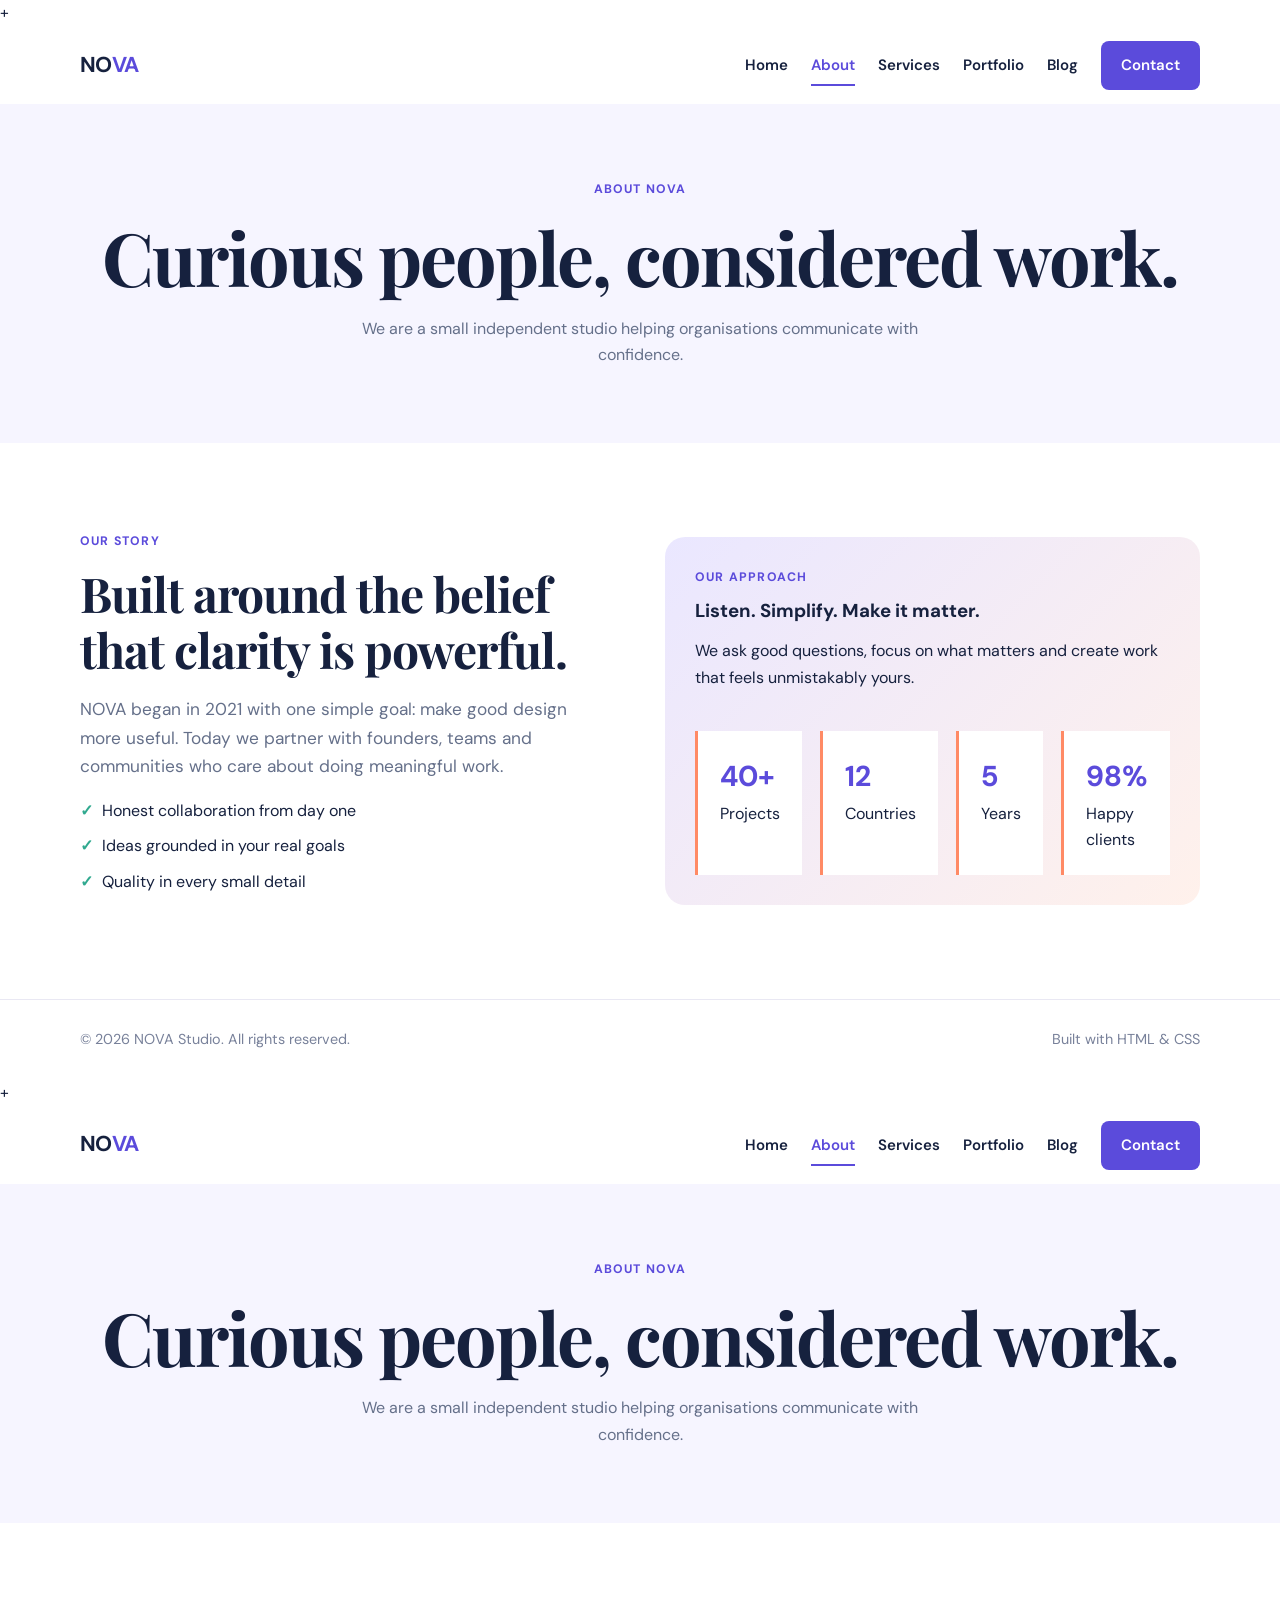
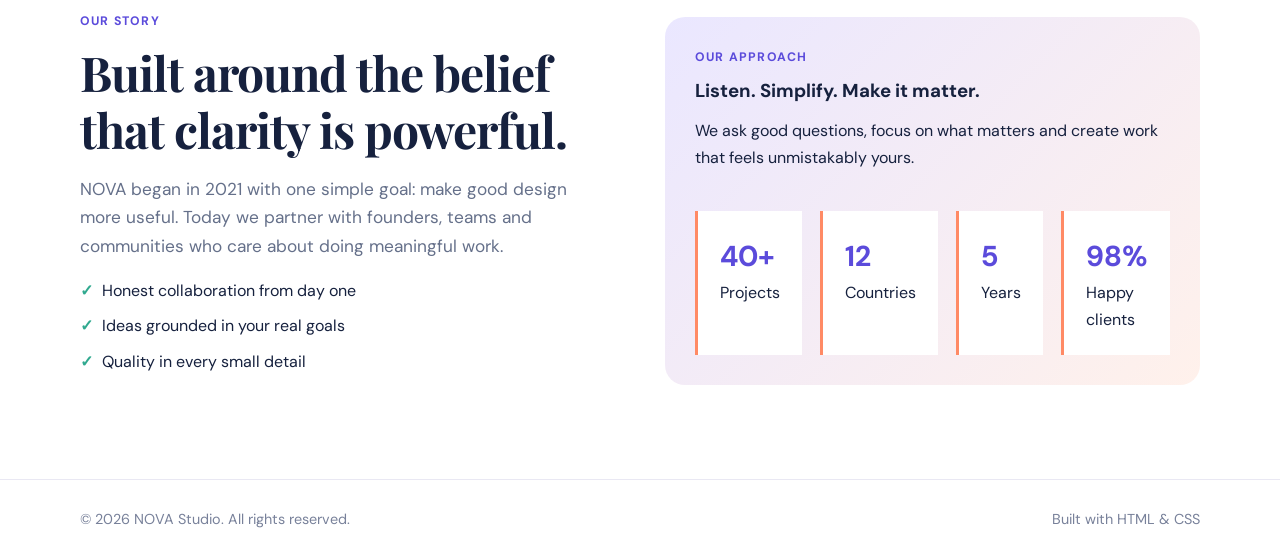
<file: index.html>
<html lang="en">
<head>
    <meta charset="UTF-8">
    <meta name="viewport" content="width=device-width, initial-scale=1.0">
    <title>Document</title>
</head>
<body>
+<!DOCTYPE html><html lang="en"><head><meta charset="UTF-8"><meta name="viewport" content="width=device-width,initial-scale=1.0"><title>About | NOVA</title><link rel="stylesheet" href="style.css"></head><body><header class="container"><nav class="nav"><a class="logo" href="index.html">NO<span>VA</span></a><div class="links"><a href="index.html">Home</a><a class="active" href="about.html">About</a><a href="services.html">Services</a><a href="portfolio.html">Portfolio</a><a href="blog.html">Blog</a><a class="button" href="contact.html">Contact</a></div></nav></header><main><section class="page-hero"><div class="container"><span class="eyebrow">About NOVA</span><h1>Curious people, considered work.</h1><p>We are a small independent studio helping organisations communicate with confidence.</p></div></section><section class="section"><div class="container split"><div><span class="eyebrow">Our story</span><h2>Built around the belief that clarity is powerful.</h2><p class="lead">NOVA began in 2021 with one simple goal: make good design more useful. Today we partner with founders, teams and communities who care about doing meaningful work.</p><ul class="check"><li>Honest collaboration from day one</li><li>Ideas grounded in your real goals</li><li>Quality in every small detail</li></ul></div><div class="team"><span class="eyebrow">Our approach</span><h3>Listen. Simplify. Make it matter.</h3><p>We ask good questions, focus on what matters and create work that feels unmistakably yours.</p><div class="stat-grid"><div class="stat"><b>40+</b>Projects</div><div class="stat"><b>12</b>Countries</div><div class="stat"><b>5</b>Years</div><div class="stat"><b>98%</b>Happy clients</div></div></div></div></section></main><footer><div class="container footer-inner"><span>© 2026 NOVA Studio. All rights reserved.</span><span>Built with HTML & CSS</span></div></footer></body></html>

+<!DOCTYPE html><html lang="en"><head><meta charset="UTF-8"><meta name="viewport" content="width=device-width,initial-scale=1.0"><title>About | NOVA</title><link rel="stylesheet" href="style.css"></head><body><header class="container"><nav class="nav"><a class="logo" href="index.html">NO<span>VA</span></a><div class="links"><a href="index.html">Home</a><a class="active" href="about.html">About</a><a href="services.html">Services</a><a href="portfolio.html">Portfolio</a><a href="blog.html">Blog</a><a class="button" href="contact.html">Contact</a></div></nav></header><main><section class="page-hero"><div class="container"><span class="eyebrow">About NOVA</span><h1>Curious people, considered work.</h1><p>We are a small independent studio helping organisations communicate with confidence.</p></div></section><section class="section"><div class="container split"><div><span class="eyebrow">Our story</span><h2>Built around the belief that clarity is powerful.</h2><p class="lead">NOVA began in 2021 with one simple goal: make good design more useful. Today we partner with founders, teams and communities who care about doing meaningful work.</p><ul class="check"><li>Honest collaboration from day one</li><li>Ideas grounded in your real goals</li><li>Quality in every small detail</li></ul></div><div class="team"><span class="eyebrow">Our approach</span><h3>Listen. Simplify. Make it matter.</h3><p>We ask good questions, focus on what matters and create work that feels unmistakably yours.</p><div class="stat-grid"><div class="stat"><b>40+</b>Projects</div><div class="stat"><b>12</b>Countries</div><div class="stat"><b>5</b>Years</div><div class="stat"><b>98%</b>Happy clients</div></div></div></div></section></main><footer><div class="container footer-inner"><span>© 2026 NOVA Studio. All rights reserved.</span><span>Built with HTML & CSS</span></div></footer></body></html>


</body>
</html>
</file>
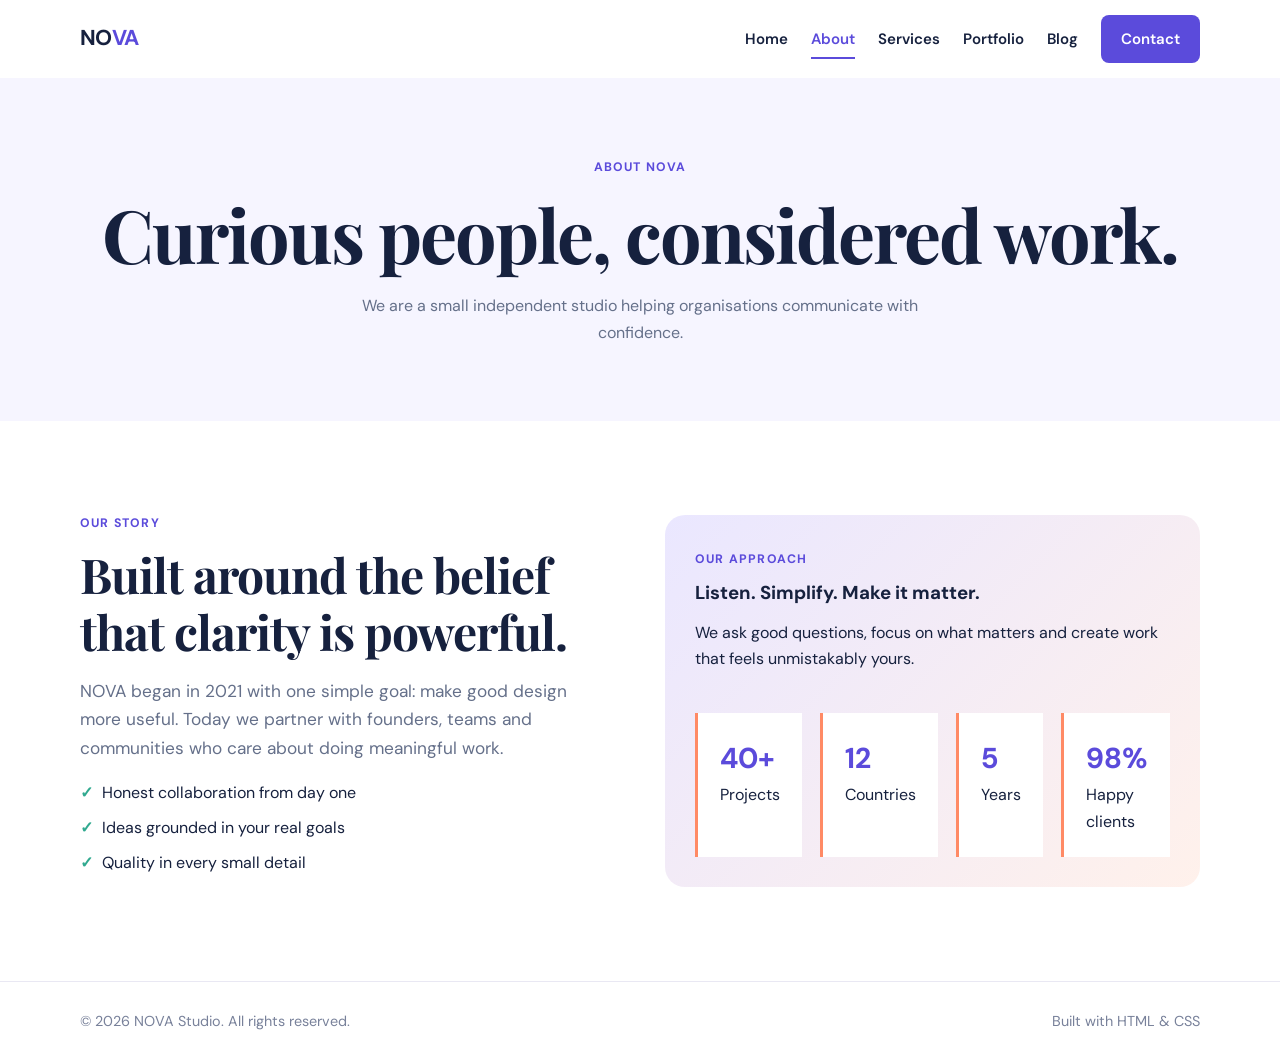
<file: about.html>
<!DOCTYPE html><html lang="en"><head><meta charset="UTF-8"><meta name="viewport" content="width=device-width,initial-scale=1.0"><title>About | NOVA</title><link rel="stylesheet" href="style.css"></head><body><header class="container"><nav class="nav"><a class="logo" href="index.html">NO<span>VA</span></a><div class="links"><a href="index.html">Home</a><a class="active" href="about.html">About</a><a href="services.html">Services</a><a href="portfolio.html">Portfolio</a><a href="blog.html">Blog</a><a class="button" href="contact.html">Contact</a></div></nav></header><main><section class="page-hero"><div class="container"><span class="eyebrow">About NOVA</span><h1>Curious people, considered work.</h1><p>We are a small independent studio helping organisations communicate with confidence.</p></div></section><section class="section"><div class="container split"><div><span class="eyebrow">Our story</span><h2>Built around the belief that clarity is powerful.</h2><p class="lead">NOVA began in 2021 with one simple goal: make good design more useful. Today we partner with founders, teams and communities who care about doing meaningful work.</p><ul class="check"><li>Honest collaboration from day one</li><li>Ideas grounded in your real goals</li><li>Quality in every small detail</li></ul></div><div class="team"><span class="eyebrow">Our approach</span><h3>Listen. Simplify. Make it matter.</h3><p>We ask good questions, focus on what matters and create work that feels unmistakably yours.</p><div class="stat-grid"><div class="stat"><b>40+</b>Projects</div><div class="stat"><b>12</b>Countries</div><div class="stat"><b>5</b>Years</div><div class="stat"><b>98%</b>Happy clients</div></div></div></div></section></main><footer><div class="container footer-inner"><span>© 2026 NOVA Studio. All rights reserved.</span><span>Built with HTML & CSS</span></div></footer></body></html>
</file>
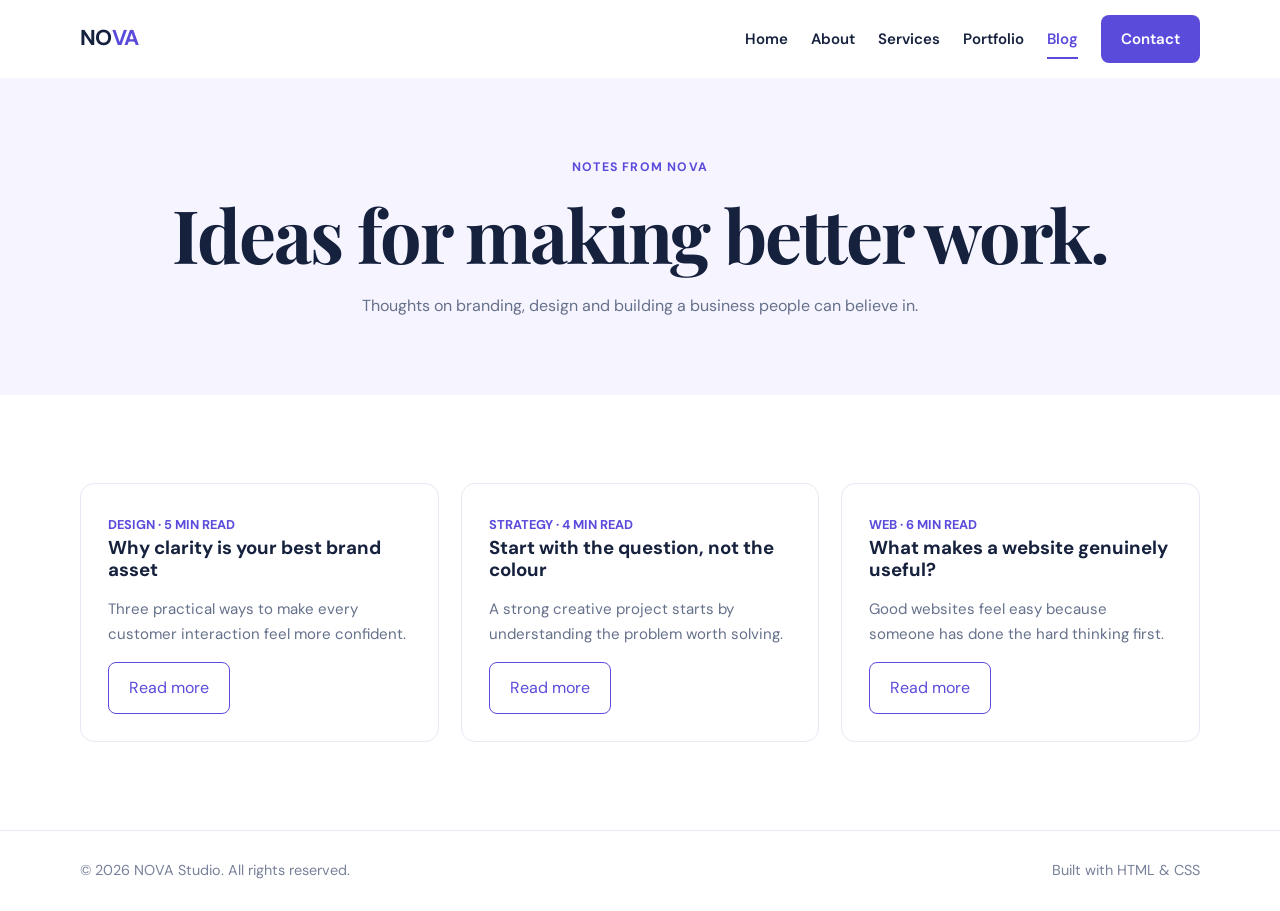
<file: blog.html>
<!DOCTYPE html><html lang="en"><head><meta charset="UTF-8"><meta name="viewport" content="width=device-width,initial-scale=1.0"><title>Blog | NOVA</title><link rel="stylesheet" href="style.css"></head><body><header class="container"><nav class="nav"><a class="logo" href="index.html">NO<span>VA</span></a><div class="links"><a href="index.html">Home</a><a href="about.html">About</a><a href="services.html">Services</a><a href="portfolio.html">Portfolio</a><a class="active" href="blog.html">Blog</a><a class="button" href="contact.html">Contact</a></div></nav></header><main><section class="page-hero"><div class="container"><span class="eyebrow">Notes from NOVA</span><h1>Ideas for making better work.</h1><p>Thoughts on branding, design and building a business people can believe in.</p></div></section><section class="section"><div class="container"><div class="grid-3"><article class="post"><span class="post-meta">DESIGN · 5 MIN READ</span><h3>Why clarity is your best brand asset</h3><p>Three practical ways to make every customer interaction feel more confident.</p><a class="button outline" href="contact.html">Read more</a></article><article class="post"><span class="post-meta">STRATEGY · 4 MIN READ</span><h3>Start with the question, not the colour</h3><p>A strong creative project starts by understanding the problem worth solving.</p><a class="button outline" href="contact.html">Read more</a></article><article class="post"><span class="post-meta">WEB · 6 MIN READ</span><h3>What makes a website genuinely useful?</h3><p>Good websites feel easy because someone has done the hard thinking first.</p><a class="button outline" href="contact.html">Read more</a></article></div></div></section></main><footer><div class="container footer-inner"><span>© 2026 NOVA Studio. All rights reserved.</span><span>Built with HTML & CSS</span></div></footer></body></html>
</file>
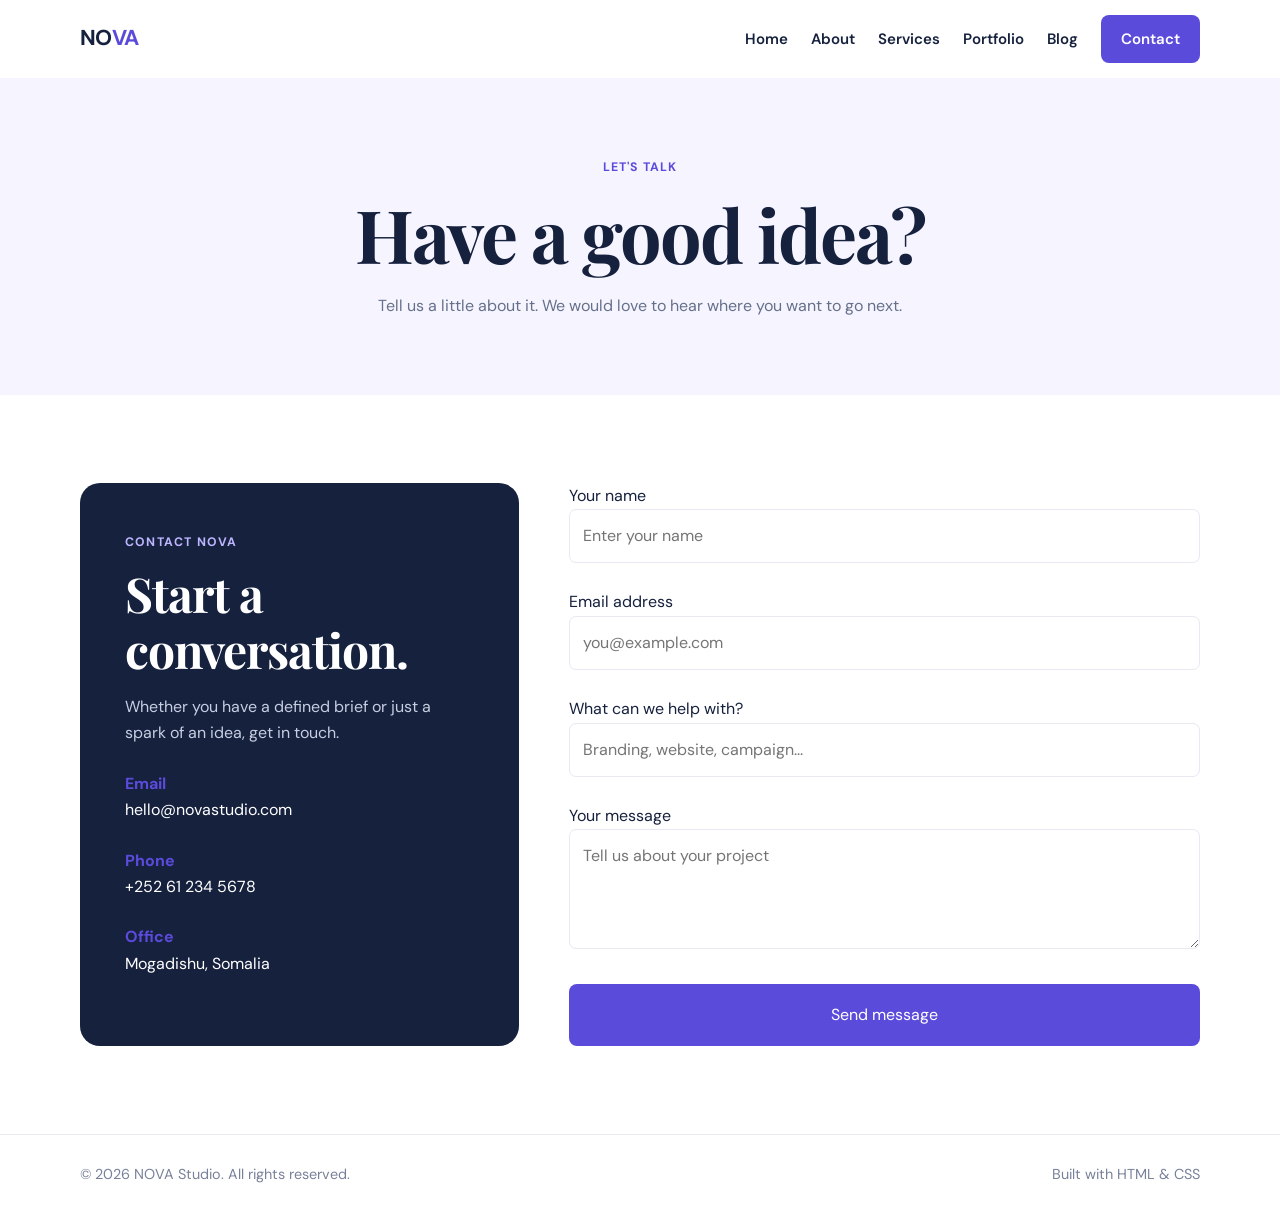
<file: contact.html>
<!DOCTYPE html><html lang="en"><head><meta charset="UTF-8"><meta name="viewport" content="width=device-width,initial-scale=1.0"><title>Contact | NOVA</title><link rel="stylesheet" href="style.css"></head><body><header class="container"><nav class="nav"><a class="logo" href="index.html">NO<span>VA</span></a><div class="links"><a href="index.html">Home</a><a href="about.html">About</a><a href="services.html">Services</a><a href="portfolio.html">Portfolio</a><a href="blog.html">Blog</a><a class="button" href="contact.html">Contact</a></div></nav></header><main><section class="page-hero"><div class="container"><span class="eyebrow">Let's talk</span><h1>Have a good idea?</h1><p>Tell us a little about it. We would love to hear where you want to go next.</p></div></section><section class="section"><div class="container contact-grid"><div class="contact-box"><span class="eyebrow" style="color:#bdb6ff">Contact NOVA</span><h2>Start a conversation.</h2><p>Whether you have a defined brief or just a spark of an idea, get in touch.</p><div class="contact-item"><b>Email</b>hello@novastudio.com</div><div class="contact-item"><b>Phone</b>+252 61 234 5678</div><div class="contact-item"><b>Office</b>Mogadishu, Somalia</div></div><form class="form"><label>Your name<input type="text" placeholder="Enter your name"></label><label>Email address<input type="email" placeholder="you@example.com"></label><label>What can we help with?<input type="text" placeholder="Branding, website, campaign... "></label><label>Your message<textarea placeholder="Tell us about your project"></textarea></label><button class="button" type="submit">Send message</button></form></div></section></main><footer><div class="container footer-inner"><span>© 2026 NOVA Studio. All rights reserved.</span><span>Built with HTML & CSS</span></div></footer></body></html>
</file>
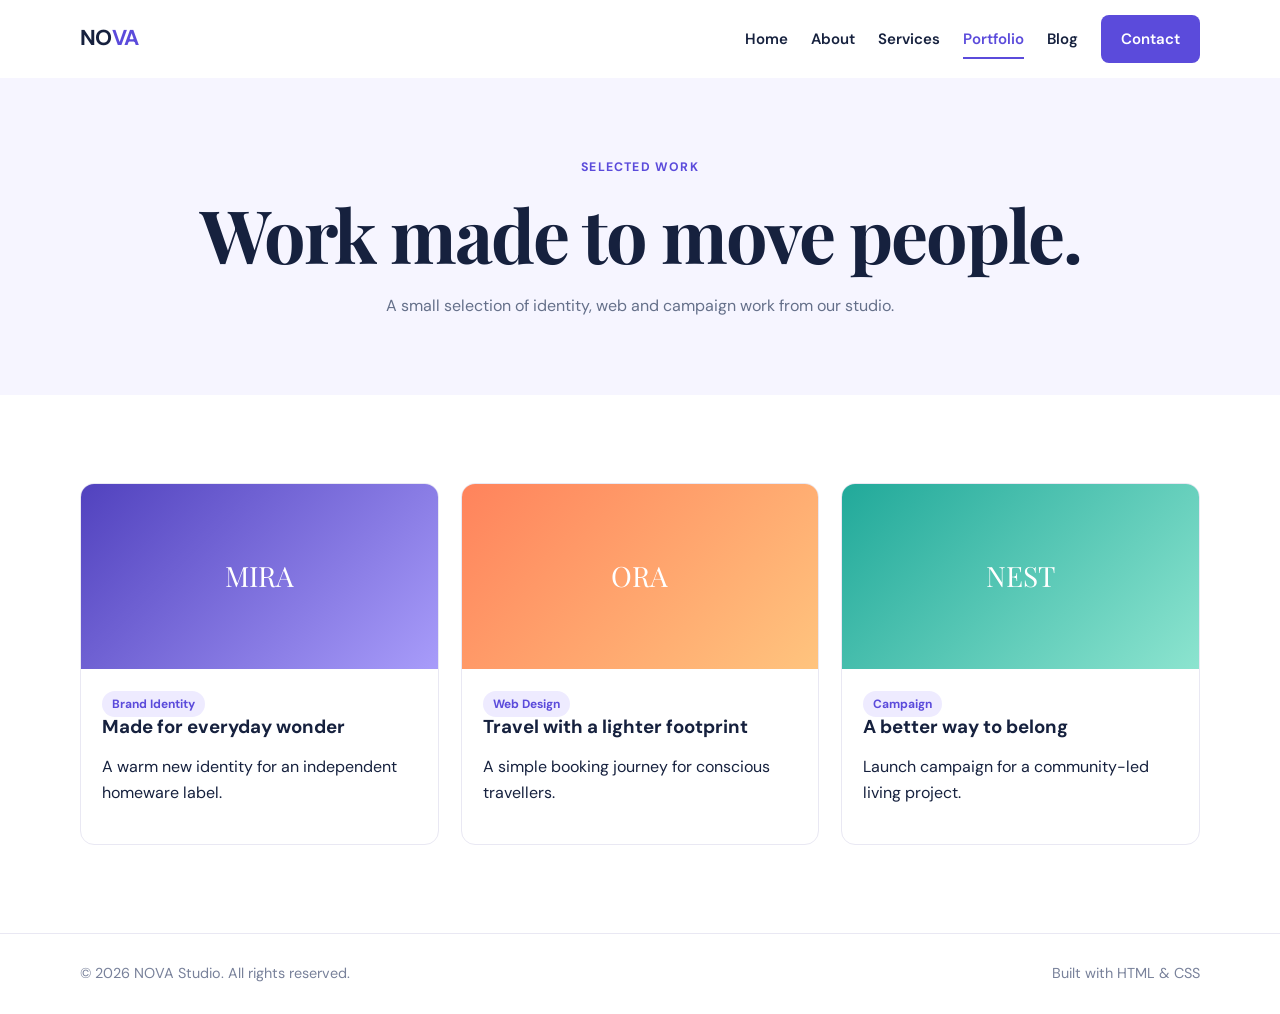
<file: portfolio.html>
<!DOCTYPE html><html lang="en"><head><meta charset="UTF-8"><meta name="viewport" content="width=device-width,initial-scale=1.0"><title>Portfolio | NOVA</title><link rel="stylesheet" href="style.css"></head><body><header class="container"><nav class="nav"><a class="logo" href="index.html">NO<span>VA</span></a><div class="links"><a href="index.html">Home</a><a href="about.html">About</a><a href="services.html">Services</a><a class="active" href="portfolio.html">Portfolio</a><a href="blog.html">Blog</a><a class="button" href="contact.html">Contact</a></div></nav></header><main><section class="page-hero"><div class="container"><span class="eyebrow">Selected work</span><h1>Work made to move people.</h1><p>A small selection of identity, web and campaign work from our studio.</p></div></section><section class="section"><div class="container"><div class="grid-3"><article class="project"><div class="project-art">MIRA</div><div class="project-body"><span class="pill">Brand Identity</span><h3>Made for everyday wonder</h3><p>A warm new identity for an independent homeware label.</p></div></article><article class="project"><div class="project-art">ORA</div><div class="project-body"><span class="pill">Web Design</span><h3>Travel with a lighter footprint</h3><p>A simple booking journey for conscious travellers.</p></div></article><article class="project"><div class="project-art">NEST</div><div class="project-body"><span class="pill">Campaign</span><h3>A better way to belong</h3><p>Launch campaign for a community-led living project.</p></div></article></div></div></section></main><footer><div class="container footer-inner"><span>© 2026 NOVA Studio. All rights reserved.</span><span>Built with HTML & CSS</span></div></footer></body></html>
</file>
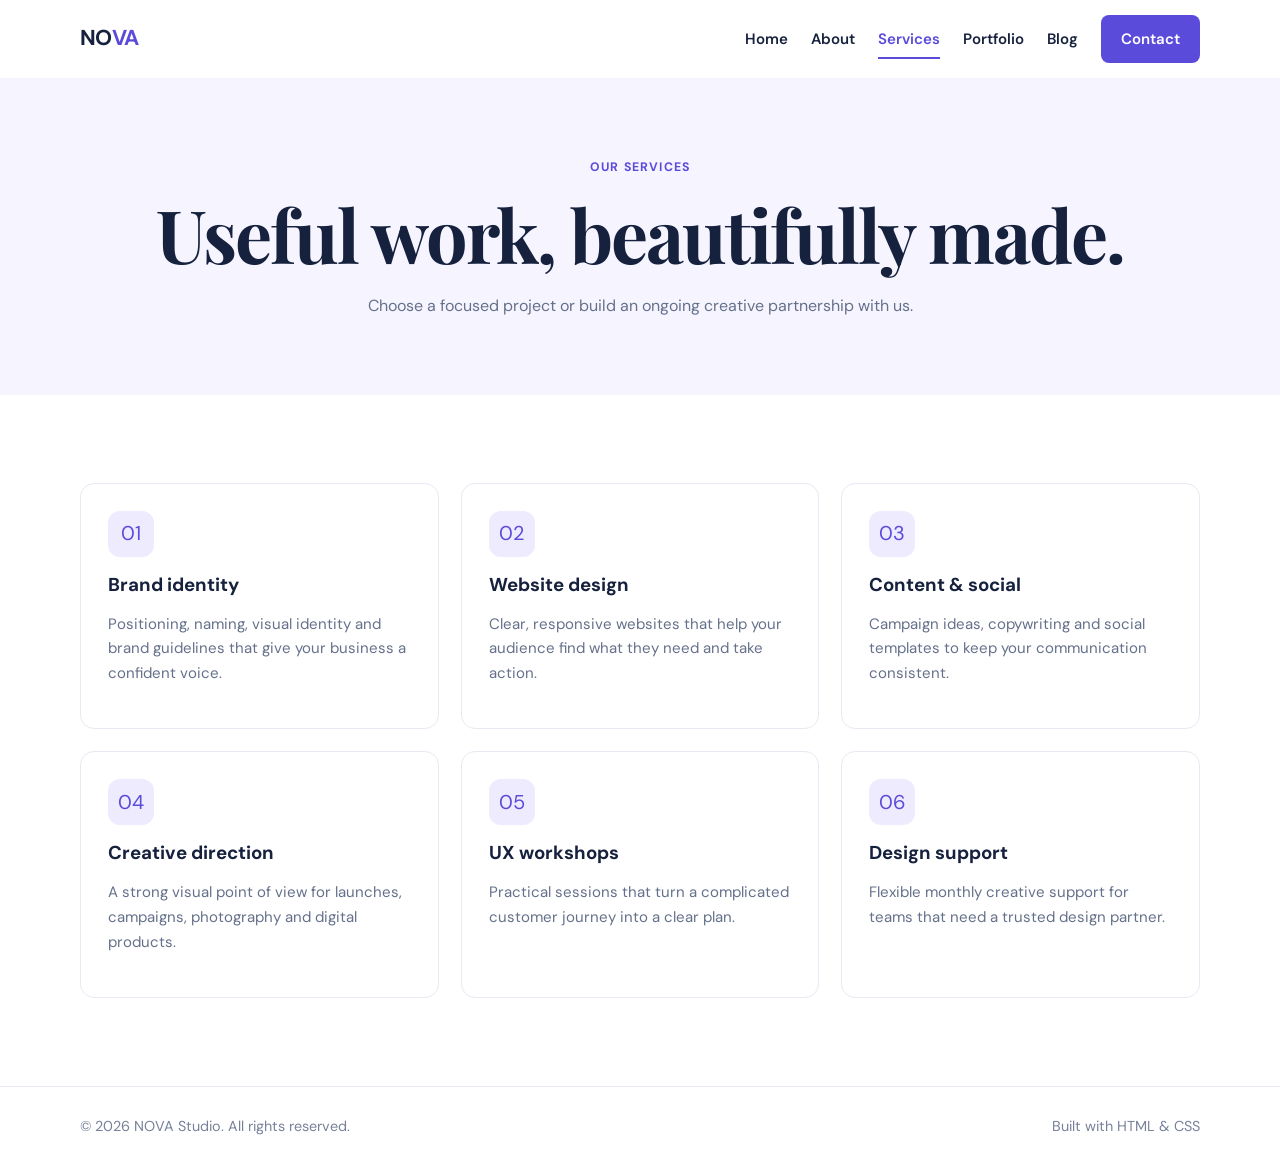
<file: services.html>
<!DOCTYPE html><html lang="en"><head><meta charset="UTF-8"><meta name="viewport" content="width=device-width,initial-scale=1.0"><title>Services | NOVA</title><link rel="stylesheet" href="style.css"></head><body><header class="container"><nav class="nav"><a class="logo" href="index.html">NO<span>VA</span></a><div class="links"><a href="index.html">Home</a><a href="about.html">About</a><a class="active" href="services.html">Services</a><a href="portfolio.html">Portfolio</a><a href="blog.html">Blog</a><a class="button" href="contact.html">Contact</a></div></nav></header><main><section class="page-hero"><div class="container"><span class="eyebrow">Our services</span><h1>Useful work, beautifully made.</h1><p>Choose a focused project or build an ongoing creative partnership with us.</p></div></section><section class="section"><div class="container"><div class="grid-3"><article class="service"><div class="icon">01</div><h3>Brand identity</h3><p>Positioning, naming, visual identity and brand guidelines that give your business a confident voice.</p></article><article class="service"><div class="icon">02</div><h3>Website design</h3><p>Clear, responsive websites that help your audience find what they need and take action.</p></article><article class="service"><div class="icon">03</div><h3>Content & social</h3><p>Campaign ideas, copywriting and social templates to keep your communication consistent.</p></article><article class="service"><div class="icon">04</div><h3>Creative direction</h3><p>A strong visual point of view for launches, campaigns, photography and digital products.</p></article><article class="service"><div class="icon">05</div><h3>UX workshops</h3><p>Practical sessions that turn a complicated customer journey into a clear plan.</p></article><article class="service"><div class="icon">06</div><h3>Design support</h3><p>Flexible monthly creative support for teams that need a trusted design partner.</p></article></div></div></section></main><footer><div class="container footer-inner"><span>© 2026 NOVA Studio. All rights reserved.</span><span>Built with HTML & CSS</span></div></footer></body></html>
</file>
<file: style.css>
@import url('https://fonts.googleapis.com/css2?family=DM+Sans:wght@400;500;600;700&family=Playfair+Display:wght@600;700&display=swap');

:root{--ink:#16213e;--muted:#65708a;--primary:#5b4bdb;--accent:#ff8a65;--soft:#f6f5ff;--line:#e9e8f3;--white:#fff}*{box-sizing:border-box}html{scroll-behavior:smooth}body{margin:0;font-family:'DM Sans',sans-serif;color:var(--ink);background:#fff;line-height:1.65}a{text-decoration:none;color:inherit}.container{width:min(1120px,92%);margin:auto}.nav{height:78px;display:flex;justify-content:space-between;align-items:center}.logo{font-size:1.35rem;font-weight:700;letter-spacing:-.7px}.logo span{color:var(--primary)}.links{display:flex;gap:23px;align-items:center;font-size:.94rem;font-weight:600}.links a{position:relative}.links a.active,.links a:hover{color:var(--primary)}.links a.active:after{content:'';position:absolute;height:2px;background:var(--primary);left:0;right:0;bottom:-8px}.button{background:var(--primary);color:#fff;padding:12px 20px;border-radius:8px;display:inline-block;font-weight:700;border:0;cursor:pointer;font:inherit}.button:hover{background:#4535c8}.button.outline{background:transparent;color:var(--primary);border:1px solid var(--primary)}.hero{padding:80px 0 95px;background:linear-gradient(120deg,#f8f7ff 0%,#fff 58%)}.hero-grid,.split{display:grid;grid-template-columns:1.1fr .9fr;align-items:center;gap:65px}.eyebrow{display:inline-block;color:var(--primary);font-weight:700;letter-spacing:1.2px;font-size:.77rem;text-transform:uppercase;margin-bottom:13px}h1,h2,h3{line-height:1.18;margin:0 0 16px}h1,h2{font-family:'Playfair Display',serif}h1{font-size:clamp(2.65rem,6vw,4.6rem);letter-spacing:-2px}h2{font-size:clamp(2rem,4vw,3rem);letter-spacing:-1px}.lead{font-size:1.08rem;color:var(--muted);max-width:555px}.actions{display:flex;gap:12px;flex-wrap:wrap;margin-top:27px}.hero-visual{min-height:385px;background:linear-gradient(145deg,#6554e5,#a99cf5);border-radius:28px;position:relative;overflow:hidden;box-shadow:16px 18px 0 #edeaff}.circle{position:absolute;border-radius:50%;background:#fff2; width:245px;height:245px;right:-45px;top:-45px}.card-float{position:absolute;background:#fff;border-radius:14px;padding:17px;box-shadow:0 15px 35px #29206d38}.card-float.big{left:35px;bottom:35px;width:245px}.mini-title{font-size:.78rem;color:var(--muted);margin:0}.bars{display:flex;height:84px;gap:10px;align-items:end;margin-top:13px}.bars i{width:21px;background:var(--accent);border-radius:4px 4px 0 0}.bars i:nth-child(1){height:38%}.bars i:nth-child(2){height:70%;background:var(--primary)}.bars i:nth-child(3){height:50%}.bars i:nth-child(4){height:100%;background:#30c5a5}.bars i:nth-child(5){height:76%;background:var(--primary)}.tag{position:absolute;right:26px;bottom:45px;color:#fff;font-weight:700;font-size:1.45rem}.section{padding:88px 0}.section.soft{background:var(--soft)}.section-head{max-width:600px;margin-bottom:42px}.section-head p{color:var(--muted);margin:0}.grid-3{display:grid;grid-template-columns:repeat(3,1fr);gap:22px}.feature,.service,.post,.project{background:#fff;border:1px solid var(--line);border-radius:14px;padding:27px}.feature:hover,.service:hover,.post:hover,.project:hover{transform:translateY(-5px);box-shadow:0 15px 30px #29206d12;transition:.25s}.icon{width:46px;height:46px;border-radius:12px;display:grid;place-items:center;background:#eeebff;color:var(--primary);font-size:1.25rem;margin-bottom:17px}.feature p,.service p,.post p{color:var(--muted);font-size:.94rem}.page-hero{padding:75px 0;background:var(--soft);text-align:center}.page-hero p{max-width:590px;color:var(--muted);margin:auto}.stat-grid{display:grid;grid-template-columns:repeat(4,1fr);gap:18px;margin-top:40px}.stat{padding:22px;border-left:3px solid var(--accent);background:#fff}.stat b{display:block;font-size:1.8rem;color:var(--primary)}.check{padding:0;list-style:none}.check li{margin:9px 0}.check li:before{content:'✓';color:#30a98f;font-weight:bold;margin-right:9px}.team{background:linear-gradient(135deg,#eae7ff,#fff1eb);border-radius:20px;padding:30px}.project{padding:0;overflow:hidden}.project-art{height:185px;background:linear-gradient(135deg,#5142be,#a89cfa);display:grid;place-items:center;color:#fff;font-family:'Playfair Display';font-size:1.75rem}.project:nth-child(2) .project-art{background:linear-gradient(135deg,#ff835c,#ffc47e)}.project:nth-child(3) .project-art{background:linear-gradient(135deg,#21a99a,#8ce4cf)}.project-body{padding:21px}.pill{font-size:.75rem;color:var(--primary);background:#eeebff;padding:5px 10px;border-radius:20px;font-weight:700}.post-meta{font-size:.8rem;color:var(--primary);font-weight:700}.contact-box{background:var(--ink);color:#fff;border-radius:20px;padding:45px}.contact-box p{color:#c7cee1}.form{display:grid;gap:14px}.form input,.form textarea{width:100%;padding:13px;border:1px solid var(--line);border-radius:7px;font:inherit}.form textarea{height:120px;resize:vertical}.contact-grid{display:grid;grid-template-columns:.82fr 1.18fr;gap:50px}.contact-item{margin:24px 0}.contact-item b{display:block;color:var(--primary)}footer{padding:28px 0;color:#78819a;font-size:.9rem;border-top:1px solid var(--line)}.footer-inner{display:flex;justify-content:space-between;gap:15px;flex-wrap:wrap}@media(max-width:760px){.nav{height:auto;padding:20px 0;align-items:flex-start}.links{gap:10px;flex-wrap:wrap;justify-content:flex-end;font-size:.8rem}.links .button{padding:7px 10px}.hero,.section{padding:60px 0}.hero-grid,.split,.contact-grid{grid-template-columns:1fr;gap:35px}.hero-visual{min-height:300px}.grid-3{grid-template-columns:1fr}.stat-grid{grid-template-columns:1fr 1fr}.page-hero{padding:58px 0}}
diff --git a/C:\Users\HP\Desktop\SUMMER CLASS\six-page-website\style.css b/C:\Users\HP\Desktop\SUMMER CLASS\six-page-website\style.css
new file mode 100644
--- /dev/null
+++ b/C:\Users\HP\Desktop\SUMMER CLASS\six-page-website\style.css
@@ -0,0 +1,3 @@
+@import url('https://fonts.googleapis.com/css2?family=DM+Sans:wght@400;500;600;700&family=Playfair+Display:wght@600;700&display=swap');
+
+:root{--ink:#16213e;--muted:#65708a;--primary:#5b4bdb;--accent:#ff8a65;--soft:#f6f5ff;--line:#e9e8f3;--white:#fff}*{box-sizing:border-box}html{scroll-behavior:smooth}body{margin:0;font-family:'DM Sans',sans-serif;color:var(--ink);background:#fff;line-height:1.65}a{text-decoration:none;color:inherit}.container{width:min(1120px,92%);margin:auto}.nav{height:78px;display:flex;justify-content:space-between;align-items:center}.logo{font-size:1.35rem;font-weight:700;letter-spacing:-.7px}.logo span{color:var(--primary)}.links{display:flex;gap:23px;align-items:center;font-size:.94rem;font-weight:600}.links a{position:relative}.links a.active,.links a:hover{color:var(--primary)}.links a.active:after{content:'';position:absolute;height:2px;background:var(--primary);left:0;right:0;bottom:-8px}.button{background:var(--primary);color:#fff;padding:12px 20px;border-radius:8px;display:inline-block;font-weight:700;border:0;cursor:pointer;font:inherit}.button:hover{background:#4535c8}.button.outline{background:transparent;color:var(--primary);border:1px solid var(--primary)}.hero{padding:80px 0 95px;background:linear-gradient(120deg,#f8f7ff 0%,#fff 58%)}.hero-grid,.split{display:grid;grid-template-columns:1.1fr .9fr;align-items:center;gap:65px}.eyebrow{display:inline-block;color:var(--primary);font-weight:700;letter-spacing:1.2px;font-size:.77rem;text-transform:uppercase;margin-bottom:13px}h1,h2,h3{line-height:1.18;margin:0 0 16px}h1,h2{font-family:'Playfair Display',serif}h1{font-size:clamp(2.65rem,6vw,4.6rem);letter-spacing:-2px}h2{font-size:clamp(2rem,4vw,3rem);letter-spacing:-1px}.lead{font-size:1.08rem;color:var(--muted);max-width:555px}.actions{display:flex;gap:12px;flex-wrap:wrap;margin-top:27px}.hero-visual{min-height:385px;background:linear-gradient(145deg,#6554e5,#a99cf5);border-radius:28px;position:relative;overflow:hidden;box-shadow:16px 18px 0 #edeaff}.circle{position:absolute;border-radius:50%;background:#fff2; width:245px;height:245px;right:-45px;top:-45px}.card-float{position:absolute;background:#fff;border-radius:14px;padding:17px;box-shadow:0 15px 35px #29206d38}.card-float.big{left:35px;bottom:35px;width:245px}.mini-title{font-size:.78rem;color:var(--muted);margin:0}.bars{display:flex;height:84px;gap:10px;align-items:end;margin-top:13px}.bars i{width:21px;background:var(--accent);border-radius:4px 4px 0 0}.bars i:nth-child(1){height:38%}.bars i:nth-child(2){height:70%;background:var(--primary)}.bars i:nth-child(3){height:50%}.bars i:nth-child(4){height:100%;background:#30c5a5}.bars i:nth-child(5){height:76%;background:var(--primary)}.tag{position:absolute;right:26px;bottom:45px;color:#fff;font-weight:700;font-size:1.45rem}.section{padding:88px 0}.section.soft{background:var(--soft)}.section-head{max-width:600px;margin-bottom:42px}.section-head p{color:var(--muted);margin:0}.grid-3{display:grid;grid-template-columns:repeat(3,1fr);gap:22px}.feature,.service,.post,.project{background:#fff;border:1px solid var(--line);border-radius:14px;padding:27px}.feature:hover,.service:hover,.post:hover,.project:hover{transform:translateY(-5px);box-shadow:0 15px 30px #29206d12;transition:.25s}.icon{width:46px;height:46px;border-radius:12px;display:grid;place-items:center;background:#eeebff;color:var(--primary);font-size:1.25rem;margin-bottom:17px}.feature p,.service p,.post p{color:var(--muted);font-size:.94rem}.page-hero{padding:75px 0;background:var(--soft);text-align:center}.page-hero p{max-width:590px;color:var(--muted);margin:auto}.stat-grid{display:grid;grid-template-columns:repeat(4,1fr);gap:18px;margin-top:40px}.stat{padding:22px;border-left:3px solid var(--accent);background:#fff}.stat b{display:block;font-size:1.8rem;color:var(--primary)}.check{padding:0;list-style:none}.check li{margin:9px 0}.check li:before{content:'✓';color:#30a98f;font-weight:bold;margin-right:9px}.team{background:linear-gradient(135deg,#eae7ff,#fff1eb);border-radius:20px;padding:30px}.project{padding:0;overflow:hidden}.project-art{height:185px;background:linear-gradient(135deg,#5142be,#a89cfa);display:grid;place-items:center;color:#fff;font-family:'Playfair Display';font-size:1.75rem}.project:nth-child(2) .project-art{background:linear-gradient(135deg,#ff835c,#ffc47e)}.project:nth-child(3) .project-art{background:linear-gradient(135deg,#21a99a,#8ce4cf)}.project-body{padding:21px}.pill{font-size:.75rem;color:var(--primary);background:#eeebff;padding:5px 10px;border-radius:20px;font-weight:700}.post-meta{font-size:.8rem;color:var(--primary);font-weight:700}.contact-box{background:var(--ink);color:#fff;border-radius:20px;padding:45px}.contact-box p{color:#c7cee1}.form{display:grid;gap:14px}.form input,.form textarea{width:100%;padding:13px;border:1px solid var(--line);border-radius:7px;font:inherit}.form textarea{height:120px;resize:vertical}.contact-grid{display:grid;grid-template-columns:.82fr 1.18fr;gap:50px}.contact-item{margin:24px 0}.contact-item b{display:block;color:var(--primary)}footer{padding:28px 0;color:#78819a;font-size:.9rem;border-top:1px solid var(--line)}.footer-inner{display:flex;justify-content:space-between;gap:15px;flex-wrap:wrap}@media(max-width:760px){.nav{height:auto;padding:20px 0;align-items:flex-start}.links{gap:10px;flex-wrap:wrap;justify-content:flex-end;font-size:.8rem}.links .button{padding:7px 10px}.hero,.section{padding:60px 0}.hero-grid,.split,.contact-grid{grid-template-columns:1fr;gap:35px}.hero-visual{min-height:300px}.grid-3{grid-template-columns:1fr}.stat-grid{grid-template-columns:1fr 1fr}.page-hero{padding:58px 0}}
Get-ChildItem -Path 'six-page-website' -File | Select-Object Name,Length; rg -n "href="(index|about|services|portfolio|blog|contact)\.html"" 'six-page-website

Name           Length
----           ------
about.html       1889
blog.html        1876
contact.html     1841
index.html       2199
portfolio.html   1753
services.html    2135
style.css        5661


index : The term 'index' is not recognized as the name of a cmdlet, function, script file, or operable program. Check 
the spelling of the name, or if a path was included, verify that the path is correct and try again.
At line:2 char:90
+ ... site' -File | Select-Object Name,Length; rg -n "href=\"(index|about|s ...
+                                                             ~~~~~
    + CategoryInfo          : ObjectNotFound: (index:String) [], CommandNotFoundException
    + FullyQualifiedErrorId : CommandNotFoundException
</file>
